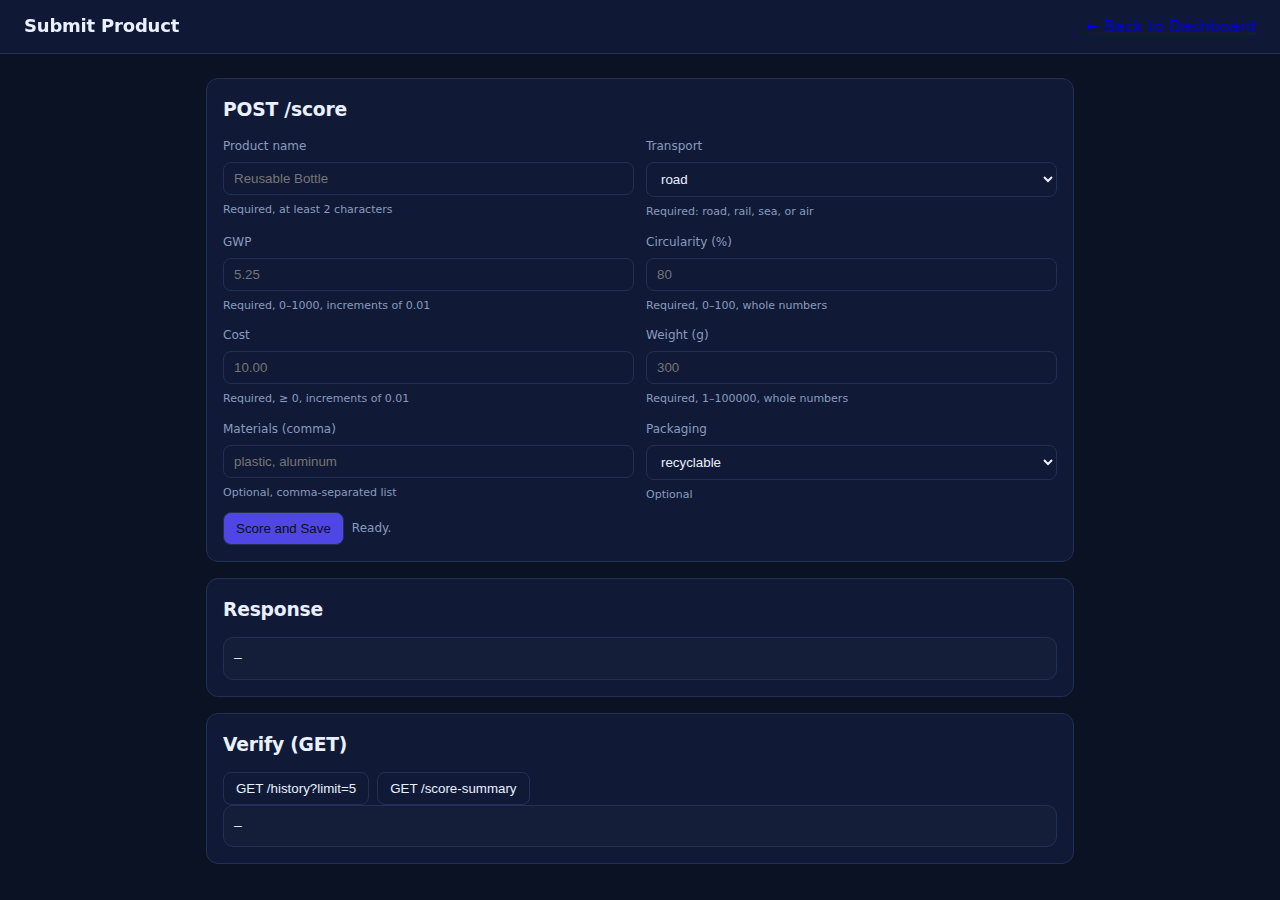
<file: static/submit.html>
<!doctype html>
<html lang="en">
<head>
  <meta charset="utf-8">
  <title>Submit Product • Sustainability</title>
  <meta name="viewport" content="width=device-width, initial-scale=1">
  <link rel="stylesheet" href="/static/style.css">
  <link rel="stylesheet" href="/static/style.ui.css">
  <style>
    .wrap { max-width: 900px; margin: 24px auto; padding: 0 16px; }
    .card { margin-bottom: 16px; }
    .grid2 { display: grid; grid-template-columns: 1fr 1fr; gap: 12px; }
    label { display: flex; flex-direction: column; gap: 6px; color: var(--muted); font-size: 12px; }
    input, select {
      background: var(--card); border: 1px solid var(--border); color: var(--text);
      padding: 8px 10px; border-radius: 8px;
    }
    input::-webkit-outer-spin-button, input::-webkit-inner-spin-button { -webkit-appearance: none; margin: 0; }
    input[type=number] { appearance: textfield; -moz-appearance: textfield; }
    .hint { font-size: 11px; color: var(--muted); }
    .btn { background: var(--accent); border: 1px solid var(--border); color: #0b1020; padding: 8px 12px; border-radius: 8px; cursor: pointer; }
    .btn.secondary { background: transparent; color: var(--text); }
    .rowbtn { display: flex; gap: 8px; align-items: center; flex-wrap: wrap; margin-top: 8px; }
    .note { color: var(--muted); font-size: 12px; }
    pre { background: rgba(255,255,255,.02); border: 1px solid var(--border); border-radius: 10px; padding: 10px; }
    .err { color: #fca5a5; font-size: 12px; }
    .ok { color: #86efac; font-size: 12px; }
  </style>
</head>
<body>
  <div class="appbar">
    <div class="brand">Submit Product</div>
    <div class="actions"><a class="link" href="/">← Back to Dashboard</a></div>
  </div>

  <main class="wrap">
    <article class="card full">
      <h3>POST /score</h3>
      <form id="scoreForm" novalidate>
        <div class="grid2">
          <label>Product name
            <input name="product_name" required minlength="2" placeholder="Reusable Bottle">
            <span class="hint">Required, at least 2 characters</span>
          </label>

          <label>Transport
            <select name="transport" required>
              <option>road</option><option>rail</option><option>sea</option><option>air</option>
            </select>
            <span class="hint">Required: road, rail, sea, or air</span>
          </label>

          <label>GWP
            <input name="gwp" type="number" required min="0" max="1000" step="0.01" placeholder="5.25" inputmode="decimal">
            <span class="hint">Required, 0–1000, increments of 0.01</span>
          </label>

          <label>Circularity (%)
            <input name="circularity" type="number" required min="0" max="100" step="1" placeholder="80" inputmode="numeric">
            <span class="hint">Required, 0–100, whole numbers</span>
          </label>

          <label>Cost
            <input name="cost" type="number" required min="0" max="1000000" step="0.01" placeholder="10.00" inputmode="decimal">
            <span class="hint">Required, ≥ 0, increments of 0.01</span>
          </label>

          <label>Weight (g)
            <input name="weight_grams" type="number" required min="1" max="100000" step="1" placeholder="300" inputmode="numeric">
            <span class="hint">Required, 1–100000, whole numbers</span>
          </label>

          <label>Materials (comma)
            <input name="materials" placeholder="plastic, aluminum">
            <span class="hint">Optional, comma‑separated list</span>
          </label>

          <label>Packaging
            <select name="packaging">
              <option>recyclable</option><option>non-recyclable</option>
            </select>
            <span class="hint">Optional</span>
          </label>
        </div>

        <div class="rowbtn">
          <button type="submit" class="btn">Score and Save</button>
          <span class="note" id="formNote">Ready.</span>
        </div>
        <div id="errors" class="err" role="alert"></div>
      </form>
    </article>

    <article class="card full">
      <h3>Response</h3>
      <pre id="resp">—</pre>
    </article>

    <article class="card full">
      <h3>Verify (GET)</h3>
      <div class="rowbtn">
        <button class="btn secondary" id="btnHist">GET /history?limit=5</button>
        <button class="btn secondary" id="btnSum">GET /score-summary</button>
        <span class="note" id="getNote"></span>
      </div>
      <pre id="getOut">—</pre>
    </article>
  </main>

  <script>
    // Validation reflecting limits and required fields
    function validate(payload) {
      const errs = [];
      if (!payload.product_name || payload.product_name.trim().length < 2) errs.push('Product name is required (≥ 2 chars).');
      if (!['road','rail','sea','air'].includes(payload.transport)) errs.push('Transport must be road/rail/sea/air.');
      // GWP: 0–1000, step .01
      if (!(payload.gwp >= 0 && payload.gwp <= 1000)) errs.push('GWP must be between 0 and 1000.');
      if (!Number.isFinite(payload.gwp) || Math.round(payload.gwp * 100) !== payload.gwp * 100) errs.push('GWP must be in increments of 0.01.');
      // Circularity: 0–100 int
      if (!(payload.circularity >= 0 && payload.circularity <= 100)) errs.push('Circularity must be 0–100.');
      if (!Number.isInteger(payload.circularity)) errs.push('Circularity must be a whole number.');
      // Cost: ≥ 0, step .01, upper bound reasonable
      if (!(payload.cost >= 0 && payload.cost <= 1000000)) errs.push('Cost must be between 0 and 1,000,000.');
      if (!Number.isFinite(payload.cost) || Math.round(payload.cost * 100) !== payload.cost * 100) errs.push('Cost must be in increments of 0.01.');
      // Weight: 1–100000 int
      if (!(payload.weight_grams >= 1 && payload.weight_grams <= 100000 && Number.isInteger(payload.weight_grams))) errs.push('Weight must be an integer between 1 and 100000.');
      // Materials array
      if (!Array.isArray(payload.materials)) errs.push('Materials must be an array (comma separated).');
      return errs;
    }

    async function fetchJson(u, opt){ const r = await fetch(u, opt||{}); if(!r.ok) throw new Error(await r.text()); return r.json(); }
    const esc = (o) => JSON.stringify(o, null, 2);

    document.addEventListener('DOMContentLoaded', () => {
      const form = document.getElementById('scoreForm');
      const note = document.getElementById('formNote');
      const resp = document.getElementById('resp');
      const errsEl = document.getElementById('errors');
      const out = document.getElementById('getOut');
      const getNote = document.getElementById('getNote');

      form.addEventListener('submit', async (e) => {
        e.preventDefault();
        errsEl.textContent = '';
        note.textContent = 'Validating...';

        const fd = new FormData(form);
        const payload = {
          product_name: fd.get('product_name'),
          materials: String(fd.get('materials')||'').split(',').map(s=>s.trim()).filter(Boolean),
          transport: fd.get('transport'),
          gwp: Number(fd.get('gwp')),
          circularity: Number(fd.get('circularity')),
          cost: Number(fd.get('cost')),
          packaging: fd.get('packaging'),
          weight_grams: Number(fd.get('weight_grams'))
        };

        const problems = validate(payload);
        if (problems.length) { errsEl.textContent = problems.join(' '); note.textContent = 'Fix errors and submit again.'; return; }

        note.textContent = 'Submitting...';
        try {
          const j = await fetchJson('/score', { method:'POST', headers:{'Content-Type':'application/json'}, body: JSON.stringify(payload) });
          resp.textContent = esc(j); note.textContent = 'Saved.';
          form.reset();
        } catch (err) {
          resp.textContent = String(err); note.textContent = 'Failed.';
        }
      });

      document.getElementById('btnHist').onclick = async () => {
        getNote.textContent = 'Loading history...';
        try { out.textContent = esc(await fetchJson('/history?limit=5')); getNote.textContent = 'OK.'; }
        catch (e){ out.textContent = String(e); getNote.textContent = 'Failed.'; }
      };
      document.getElementById('btnSum').onclick = async () => {
        getNote.textContent = 'Loading summary...';
        try { out.textContent = esc(await fetchJson('/score-summary')); getNote.textContent = 'OK.'; }
        catch (e){ out.textContent = String(e); getNote.textContent = 'Failed.'; }
      };
    }, { once: true });
  </script>
</body>
</html>
</file>
<file: static/style.css>
:root {
  --bg: #0b1020;
  --card: #111834;
  --text: #e5e7eb;
  --muted: #9ca3af;
  --accent: #4f46e5;
  --border: #1f2a44;
}

* { box-sizing: border-box; }
html, body { height: 100%; }

body {
  margin: 0;
  font-family: system-ui, -apple-system, Segoe UI, Roboto, Ubuntu, "Helvetica Neue", Arial, "Noto Sans", "Apple Color Emoji", "Segoe UI Emoji";
  background: var(--bg);
  color: var(--text);
}

.container { max-width: 1100px; margin: 24px auto; padding: 0 16px; }
.subtitle { color: var(--muted); margin-top: -6px; }

.row { display: grid; grid-template-columns: 1fr; gap: 16px; margin: 16px 0; }

@media (min-width: 900px) {
  .row { grid-template-columns: 1fr 1fr; }
  .card.full { grid-column: 1 / -1; }
}

.card {
  background: var(--card);
  border: 1px solid var(--border);
  border-radius: 12px;
  padding: 16px;
  box-shadow: 0 2px 10px rgba(0,0,0,0.2);
}

/* Fixed-height wrappers prevent layout inflation */
.chart-wrap { height: 260px; }
.card canvas { width: 100%; height: 260px; display: block; }

h1, h3 { margin: 0 0 12px 0; }
.muted { color: var(--muted); }
.summary { white-space: pre-wrap; word-wrap: break-word; font-size: 14px; }

.footer { color: var(--muted); font-size: 12px; margin-bottom: 24px; }
</file>
<file: static/style.ui.css>
/* ==========================================================================
   Design System & Core Variables
   ========================================================================== */

/* Defines fonts, transitions, and core layout variables */
:root {
  --font-sans: 'Inter', system-ui, -apple-system, sans-serif;
  --radius: 12px;
  --transition-speed: 0.2s;
}

/* * Dark Theme Palette (Default) 
 * A refined palette with deep blues and vibrant, controlled accents.
 */
:root {
  --bg: #0b1224;
  --card: #101a36;
  --text: #eaf0ff;
  --muted: #8a9bbf;
  --border: #213054;
  --accent-primary: #6c63ff;
  --accent-secondary: #10b981;

  --shadow-color: 226, 74%, 8%;
  --shadow-elevation-low: 0.3px 0.5px 0.7px hsl(var(--shadow-color) / 0.34),
    0.4px 0.8px 1px -1.2px hsl(var(--shadow-color) / 0.34),
    1px 2px 2.5px -2.5px hsl(var(--shadow-color) / 0.34);
  --shadow-elevation-medium: 0.3px 0.5px 0.7px hsl(var(--shadow-color) / 0.36),
    0.8px 1.6px 2px -0.8px hsl(var(--shadow-color) / 0.36),
    2.1px 4.1px 5.2px -1.7px hsl(var(--shadow-color) / 0.36),
    5px 10px 12.6px -2.5px hsl(var(--shadow-color) / 0.36);
}

/* * Light Theme Palette 
 * Activated by adding the class="light" to the <html> element.
 */
:root.light {
  --bg: #f6f7fb;
  --card: #ffffff;
  --text: #0f172a;
  --muted: #475569;
  --border: #e2e8f0;
  --accent-primary: #4f46e5;
  --accent-secondary: #059669;

  --shadow-color: 220, 3%, 74%;
  --shadow-elevation-low: 0.3px 0.5px 0.7px hsl(var(--shadow-color) / 0.34),
    0.4px 0.8px 1px -1.2px hsl(var(--shadow-color) / 0.34),
    1px 2px 2.5px -2.5px hsl(var(--shadow-color) / 0.34);
  --shadow-elevation-medium: 0.3px 0.5px 0.7px hsl(var(--shadow-color) / 0.36),
    0.8px 1.6px 2px -0.8px hsl(var(--shadow-color) / 0.36),
    2.1px 4.1px 5.2px -1.7px hsl(var(--shadow-color) / 0.36),
    5px 10px 12.6px -2.5px hsl(var(--shadow-color) / 0.36);
}


/* ==========================================================================
   Global Resets & Base Styles
   ========================================================================== */

@import url('https://fonts.googleapis.com/css2?family=Inter:wght@400;500;600;700&display=swap');

*, *::before, *::after {
  box-sizing: border-box;
  margin: 0;
  padding: 0;
}

html {
  scroll-behavior: smooth;
}

body {
  font-family: var(--font-sans);
  background-color: var(--bg);
  color: var(--text);
  line-height: 1.6;
  -webkit-font-smoothing: antialiased;
  -moz-osx-font-smoothing: grayscale;
}


/* ==========================================================================
   Main Layout & App Shell
   ========================================================================== */

.appbar {
  display: flex;
  align-items: center;
  justify-content: space-between;
  padding: 12px 24px;
  border-bottom: 1px solid var(--border);
  background: color-mix(in srgb, var(--card) 90%, transparent);
  backdrop-filter: blur(8px);
  -webkit-backdrop-filter: blur(8px);
  position: sticky;
  top: 0;
  z-index: 100;
}

.appbar .brand {
  font-weight: 600;
  font-size: 18px;
  letter-spacing: -0.2px;
}

.appbar .actions {
  display: flex;
  gap: 16px;
  align-items: center;
}

/* ==========================================================================
   Footer Section (Enhanced Design)
   ========================================================================== */

.site-footer {
  margin-top: 48px;
  padding: 32px 24px;
  background-color: var(--card);
  border-top: 1px solid var(--border);
  color: var(--muted);
  font-size: 14px;
}

.ftr {
  max-width: 1100px;
  margin: 0 auto;
  display: grid;
  align-items: center;
  /* Define grid areas for a clear, robust layout */
  grid-template-areas: "left center right";
  grid-template-columns: 1fr auto 1fr;
  gap: 24px;
}

.ftr-left { grid-area: left; }

.ftr-links {
  grid-area: center;
  display: flex;
  flex-wrap: wrap;
  justify-content: center;
  align-items: center;
  gap: 8px;
}

.ftr-right {
  grid-area: right;
  text-align: right;
  font-size: 13px;
}

.ftr .brand {
  font-weight: 600;
  color: var(--text);
  font-size: 15px;
}

.ftr .small {
  display: block; /* Ensure copyright is on a new line */
  margin-top: 4px;
  font-size: 13px;
}

.ftr .link,
.ftr .btn-ghost {
  text-decoration: none;
  font-weight: 500;
  padding: 8px 14px;
  border-radius: var(--radius);
  transition: all var(--transition-speed) ease;
  white-space: nowrap; /* Prevent links from breaking */
}

.ftr .link {
  color: var(--muted);
}

.ftr .link:hover {
  color: var(--text);
  background-color: color-mix(in srgb, var(--border) 50%, transparent);
}

.ftr .btn-ghost {
  color: var(--text);
  background-color: color-mix(in srgb, var(--accent-primary) 15%, transparent);
  border: 1px solid color-mix(in srgb, var(--accent-primary) 30%, transparent);
}

.ftr .btn-ghost:hover {
  background-color: color-mix(in srgb, var(--accent-primary) 30%, transparent);
  border-color: color-mix(in srgb, var(--accent-primary) 50%, transparent);
  transform: translateY(-2px);
}

/* Responsive Footer Layout */
@media (max-width: 800px) {
  .ftr {
    /* Stack elements with links in the middle for prominence */
    grid-template-areas:
      "center"
      "left"
      "right";
    grid-template-columns: 1fr;
    text-align: center;
    gap: 24px;
  }
  .ftr-right {
    text-align: center;
  }
  .ftr-left {
    padding-top: 24px;
    margin-top: 24px;
    border-top: 1px solid var(--border); /* Visually separate sections on mobile */
  }
}


/* ==========================================================================
   Components
   ========================================================================== */

/* --- Cards --- */
.card {
  background-color: var(--card);
  border: 1px solid var(--border);
  border-radius: var(--radius);
  box-shadow: var(--shadow-elevation-low);
  transition: transform var(--transition-speed) ease, box-shadow var(--transition-speed) ease;
}

.card:hover {
  transform: translateY(-4px);
  box-shadow: var(--shadow-elevation-medium);
}

/* --- Headings & Text --- */
h1, h2, h3, h4, h5, h6 {
  color: var(--text);
  font-weight: 700;
  letter-spacing: -0.2px;
}
.subtitle {
  color: var(--muted);
}

/* --- Theme Toggle Switch --- */
.theme-toggle {
  display: inline-flex;
  align-items: center;
  gap: 8px;
  cursor: pointer;
  user-select: none;
  color: var(--muted);
  font-size: 14px;
  font-weight: 500;
}
.theme-toggle input {
  display: none;
}
.theme-toggle .switch {
  width: 38px;
  height: 20px;
  border-radius: 999px;
  background-color: color-mix(in srgb, var(--border) 80%, var(--bg));
  position: relative;
  transition: background-color var(--transition-speed) ease;
}
.theme-toggle .switch::after {
  content: "";
  position: absolute;
  top: 2px;
  left: 2px;
  width: 16px;
  height: 16px;
  border-radius: 50%;
  background-color: var(--card);
  box-shadow: 0 1px 2px rgba(0,0,0,0.2);
  transition: transform var(--transition-speed) ease;
}
.theme-toggle input:checked + .switch {
  background-color: var(--accent-primary);
}
.theme-toggle input:checked + .switch::after {
  transform: translateX(18px);
}

/* --- Tags & Pills --- */
.tags {
  display: flex;
  flex-wrap: wrap;
  gap: 8px;
  margin-top: 12px;
}
.tag, .pill {
  padding: 6px 12px;
  border-radius: 999px;
  font-size: 12px;
  font-weight: 600;
  border: 1px solid transparent;
  display: inline-block;
}
.tag {
  background-color: color-mix(in srgb, var(--accent-primary) 15%, transparent);
  color: color-mix(in srgb, var(--accent-primary) 80%, var(--text));
  border-color: color-mix(in srgb, var(--accent-primary) 30%, transparent);
}
.tag.ok {
  background-color: color-mix(in srgb, var(--accent-secondary) 15%, transparent);
  color: color-mix(in srgb, var(--accent-secondary) 80%, var(--text));
  border-color: color-mix(in srgb, var(--accent-secondary) 30%, transparent);
}
.tag.warn {
  background-color: rgba(245,158,11,.12); /* Kept for distinct warning color */
  color: #ffdca8;
  border-color: rgba(245,158,11,.35);
}

/* --- KPI Grid --- */
.kpi-grid {
  display: grid;
  grid-template-columns: repeat(auto-fit, minmax(150px, 1fr));
  gap: 16px;
  margin-top: 16px;
}
.kpi {
  background-color: color-mix(in srgb, var(--bg) 50%, var(--card));
  border: 1px solid var(--border);
  border-radius: var(--radius);
  padding: 16px;
}
.kpi-label {
  color: var(--muted);
  font-size: 13px;
  font-weight: 500;
}
.kpi-value {
  font-size: 28px;
  font-weight: 700;
  color: var(--text);
  line-height: 1.2;
  margin-top: 4px;
}
.kpi-sub {
  margin-top: 6px;
  font-size: 12px;
  color: var(--muted);
}

/* --- AI Suggestions Panel --- */
.ai-panel {
  margin-top: 24px;
  padding: 20px;
  border-radius: var(--radius);
  border-left: 4px solid var(--accent-primary);
  background: linear-gradient(135deg, color-mix(in srgb, var(--accent-primary) 5%, transparent), color-mix(in srgb, var(--accent-primary) 8%, transparent));
}
.ai-title {
  font-size: 16px;
  font-weight: 600;
  color: var(--text);
  margin-bottom: 4px;
}
.ai-sub {
  color: var(--muted);
  font-size: 14px;
  margin-bottom: 12px;
}
.ai-list {
  padding-left: 20px;
  color: color-mix(in srgb, var(--text) 85%, transparent);
  font-size: 14px;
  list-style-type: disc;
}
.ai-list li {
  margin: 6px 0;
  line-height: 1.5;
}

/* --- Score Bar Helpers --- */
.score-bar-a { background-color: #16a34a !important; }
.score-bar-b { background-color: #3b82f6 !important; }
.score-bar-c { background-color: #f59e0b !important; }
.score-bar-d { background-color: #ef4444 !important; }

/* --- Charting Overrides --- */
.chartjs-tooltip {
  font-family: var(--font-sans);
  font-size: 12px;
}
</file>
